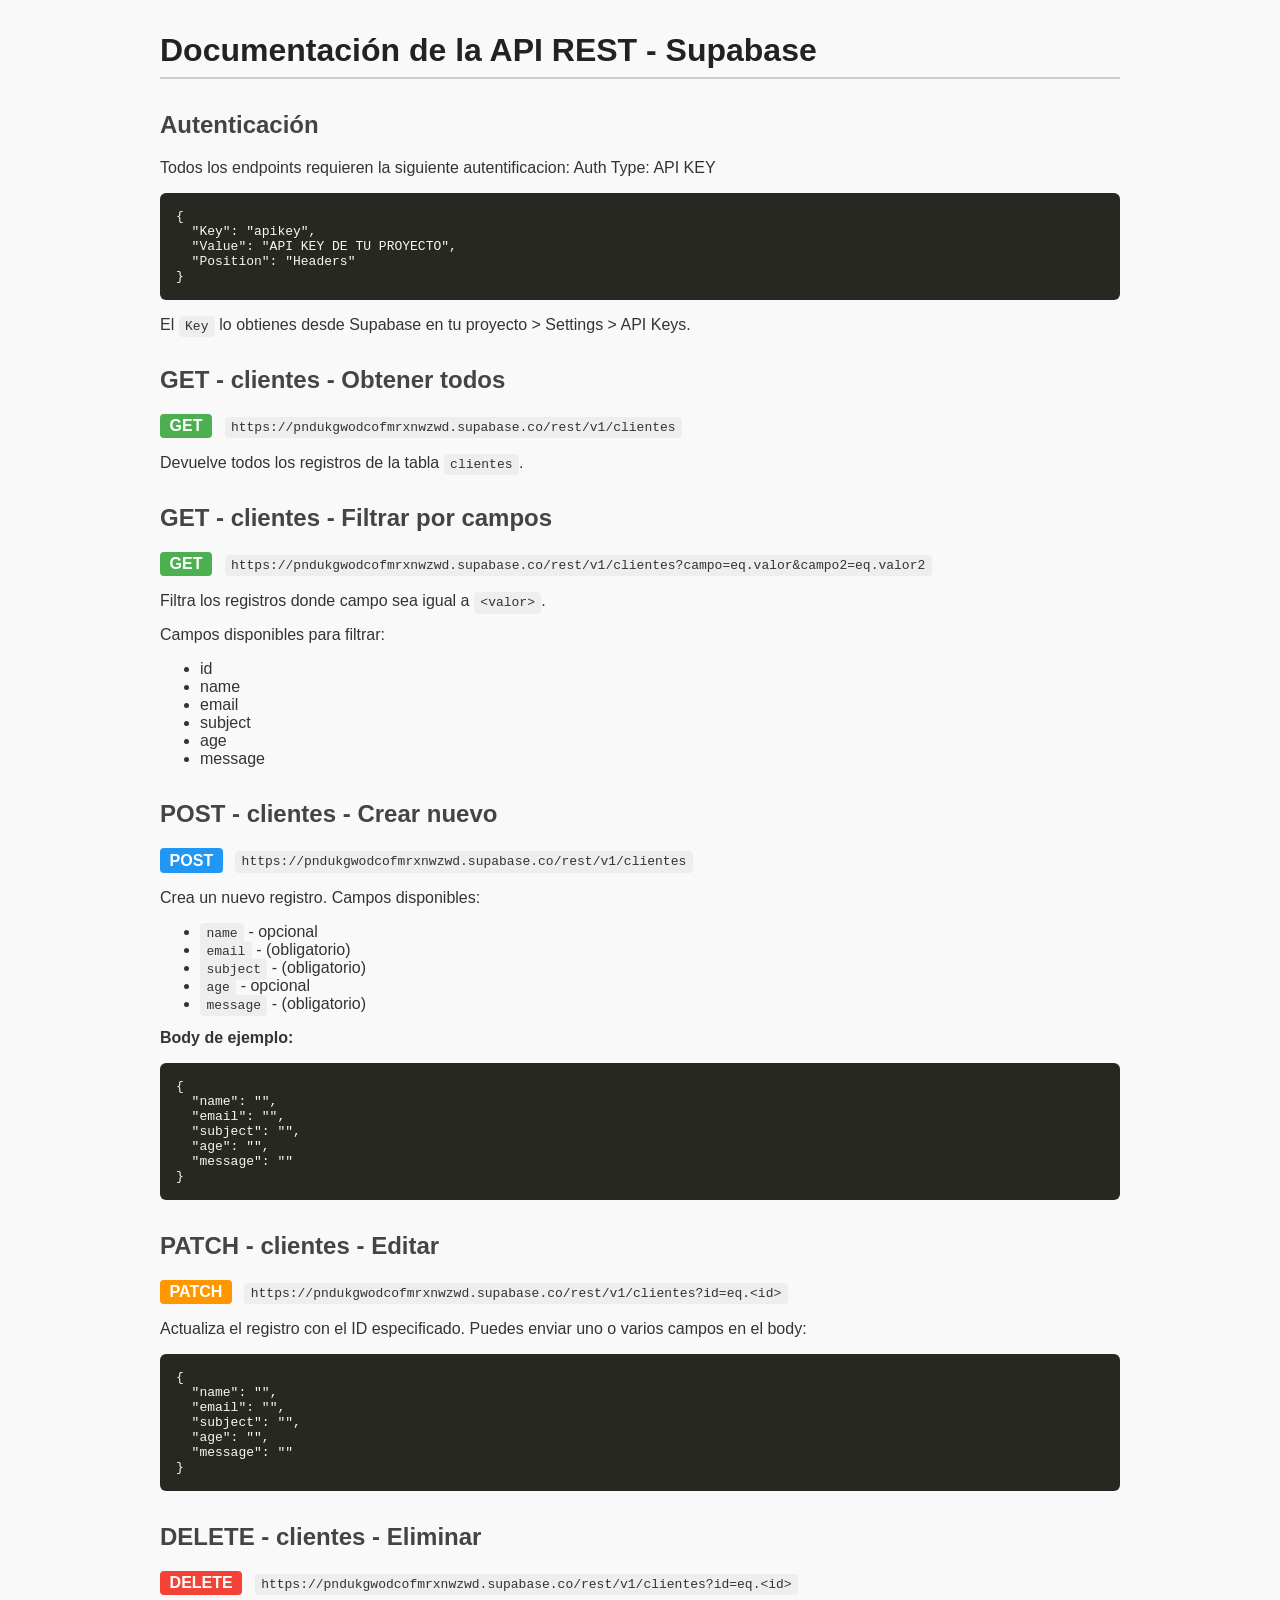
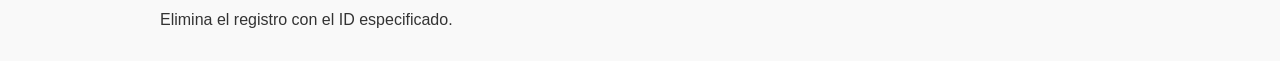
<file: apidocs.html>
<!DOCTYPE html>
<!-- saved from url=(0067)https://bootcamp-qa.github.io/ReportGenerator/documentacionapi.html -->
<html lang="es"><head><meta http-equiv="Content-Type" content="text/html; charset=UTF-8">
  
  <title>Documentación API Supabase</title>
  <style>
    body {
      font-family: 'Segoe UI', sans-serif;
      margin: 2rem auto;
      max-width: 960px;
      background: #f9f9f9;
      color: #333;
    }
    h1 { color: #222; border-bottom: 2px solid #ccc; padding-bottom: 0.5rem; }
    h2 { margin-top: 2rem; color: #444; }
    code { background: #eee; padding: 0.2rem 0.4rem; border-radius: 4px; }
    pre {
      background: #272822;
      color: #f8f8f2;
      padding: 1rem;
      border-radius: 6px;
      overflow-x: auto;
    }
    .method {
      display: inline-block;
      font-weight: bold;
      padding: 0.2rem 0.6rem;
      border-radius: 4px;
      margin-right: 0.5rem;
      color: white;
    }
    .GET { background: #4caf50; }
    .POST { background: #2196f3; }
    .PATCH { background: #ff9800; }
    .DELETE { background: #f44336; }

    label {
      display: block;
      margin-top: 1rem;
      font-weight: bold;
    }
    input[type=text] {
      width: 100%;
      padding: 0.5rem;
      font-size: 1rem;
      margin-top: 0.3rem;
      box-sizing: border-box;
    }
    button {
      margin-top: 1.5rem;
      padding: 0.6rem 1rem;
      font-size: 1rem;
      cursor: pointer;
    }
  </style>
</head>
<body>

<h1>Documentación de la API REST - Supabase</h1>

<form id="form" onsubmit="return false;" style="display: none;">
  <label for="tableName">Nombre de la tabla:</label>
  <input type="text" id="tableName" placeholder="clientes" required="">

  <label for="columns">Columnas (separadas por coma, * indica obligatorio):</label>
  <input type="text" id="columns" placeholder="nombre, telefono*, correo*" required="">

  <label for="baseUrl">Base URL:</label>
  <input type="text" id="baseUrl" placeholder="https://proyecto.supabase.co" required="">

  <button onclick="generate()">GENERAR DOCUMENTACION API</button>
</form>

<!-- Aquí pondremos la documentación generada -->
<div id="docs" style="margin-top:2rem;">
        <h2>Autenticación</h2>
    <p>Todos los endpoints requieren la siguiente autentificacion: Auth Type: API KEY</p>
    <pre>{
  "Key": "apikey",
  "Value": "API KEY DE TU PROYECTO",
  "Position": "Headers"
}</pre>
    <p>El <code>Key</code> lo obtienes desde Supabase en tu proyecto &gt; Settings &gt; API Keys.</p>
  
    <h2>GET - clientes - Obtener todos </h2>
    <p><span class="method GET">GET</span> <code>https://pndukgwodcofmrxnwzwd.supabase.co/rest/v1/clientes</code></p>
    <p>Devuelve todos los registros de la tabla <code>clientes</code>.</p>

    <h2>GET - clientes - Filtrar por campos</h2>
    <p><span class="method GET">GET</span> <code>https://pndukgwodcofmrxnwzwd.supabase.co/rest/v1/clientes?campo=eq.valor&amp;campo2=eq.valor2</code></p>
    <p>Filtra los registros donde campo sea igual a <code>&lt;valor&gt;</code>.</p>
    <p>Campos disponibles para filtrar:</p>
    <ul>
      <li>id</li><li>name</li><li>email</li><li>subject</li><li>age</li><li>message</li>
    </ul>

    <h2>POST - clientes - Crear nuevo</h2>
    <p><span class="method POST">POST</span> <code>https://pndukgwodcofmrxnwzwd.supabase.co/rest/v1/clientes</code></p>
    <p>Crea un nuevo registro. Campos disponibles:</p>
    <ul>
      <li><code>name</code> - opcional</li><li><code>email</code> -  (obligatorio)</li><li><code>subject</code> -  (obligatorio)</li><li><code>age</code> - opcional</li><li><code>message</code> -  (obligatorio)</li>
    </ul>
    <p><strong>Body de ejemplo:</strong></p>
    <pre>{
  "name": "",
  "email": "",
  "subject": "",
  "age": "",
  "message": ""
}</pre>

    <h2>PATCH - clientes - Editar </h2>
    <p><span class="method PATCH">PATCH</span> <code>https://pndukgwodcofmrxnwzwd.supabase.co/rest/v1/clientes?id=eq.&lt;id&gt;</code></p>
    <p>Actualiza el registro con el ID especificado. Puedes enviar uno o varios campos en el body:</p>
    <pre>{
  "name": "<nuevo string="">",
  "email": "<nuevo string="">",
  "subject": "<nuevo string="">",
  "age": "<nuevo string="">",
  "message": "<nuevo string="">"
}</nuevo></nuevo></nuevo></nuevo></nuevo></pre>

    <h2>DELETE - clientes - Eliminar </h2>
    <p><span class="method DELETE">DELETE</span> <code>https://pndukgwodcofmrxnwzwd.supabase.co/rest/v1/clientes?id=eq.&lt;id&gt;</code></p>
    <p>Elimina el registro con el ID especificado.</p>


  </div>

<script>
function generate() {
  let tableName = document.getElementById('tableName').value.trim() || 'clientes';
  const columnsRaw = document.getElementById('columns').value.trim();
  const baseUrlRaw = document.getElementById('baseUrl').value.trim() || 'https://<TU_PROYECTO>.supabase.co';

  // Procesar columnas
  const colsArr = columnsRaw.split(',').map(c => c.trim()).filter(c => c.length > 0);

  const columns = colsArr.map(col => {
    let required = false;
    let name = col;
    if (col.endsWith('*')) {
      required = true;
      name = col.slice(0, -1).trim();
    }
    return { name, type: "string", required };
  });

  const baseUrl = `${baseUrlRaw}/rest/v1/${tableName}`;

  function generatePostBody() {
    const obj = {};
    columns.forEach(col => {
      if (col.name !== "id") {
        obj[col.name] = "";
      }
    });
    return JSON.stringify(obj, null, 2);
  }

  function generatePatchBody() {
    const obj = {};
    columns.forEach(col => {
      if (col.name !== "id") {
        obj[col.name] = `<nuevo ${col.type}>`;
      }
    });
    return JSON.stringify(obj, null, 2);
  }

  // Construir el HTML para la documentación
  let html = `
        <h2>Autenticación</h2>
    <p>Todos los endpoints requieren la siguiente autentificacion: Auth Type: API KEY</p>
    <pre>{
  "Key": "apikey",
  "Value": "API KEY DE TU PROYECTO",
  "Position": "Headers"
}</pre>
    <p>El <code>Key</code> lo obtienes desde Supabase en tu proyecto &gt; Settings &gt; API Keys.</p>
  
    <h2>GET - ${tableName} - Obtener todos </h2>
    <p><span class="method GET">GET</span> <code>${baseUrl}</code></p>
    <p>Devuelve todos los registros de la tabla <code>${tableName}</code>.</p>

    <h2>GET - ${tableName} - Filtrar por campos</h2>
    <p><span class="method GET">GET</span> <code>${baseUrl}?campo=eq.valor&campo2=eq.valor2</code></p>
    <p>Filtra los registros donde campo sea igual a <code>&lt;valor&gt;</code>.</p>
    <p>Campos disponibles para filtrar:</p>
    <ul>
      ${columns.map(col => `<li>${col.name}</li>`).join('')}
    </ul>

    <h2>POST - ${tableName} - Crear nuevo</h2>
    <p><span class="method POST">POST</span> <code>${baseUrl}</code></p>
    <p>Crea un nuevo registro. Campos disponibles:</p>
    <ul>
      ${columns.filter(c => c.name !== 'id').map(col => `<li><code>${col.name}</code> - ${col.required ? " (obligatorio)" : "opcional"}</li>`).join('')}
    </ul>
    <p><strong>Body de ejemplo:</strong></p>
    <pre>${generatePostBody()}</pre>

    <h2>PATCH - ${tableName} - Editar </h2>
    <p><span class="method PATCH">PATCH</span> <code>${baseUrl}?id=eq.&lt;id&gt;</code></p>
    <p>Actualiza el registro con el ID especificado. Puedes enviar uno o varios campos en el body:</p>
    <pre>${generatePatchBody()}</pre>

    <h2>DELETE - ${tableName} - Eliminar </h2>
    <p><span class="method DELETE">DELETE</span> <code>${baseUrl}?id=eq.&lt;id&gt;</code></p>
    <p>Elimina el registro con el ID especificado.</p>


  `;

  document.getElementById('docs').innerHTML = html;
   document.getElementById('form').style.display = 'none';
  
}


</script>




</body></html>
</file>
